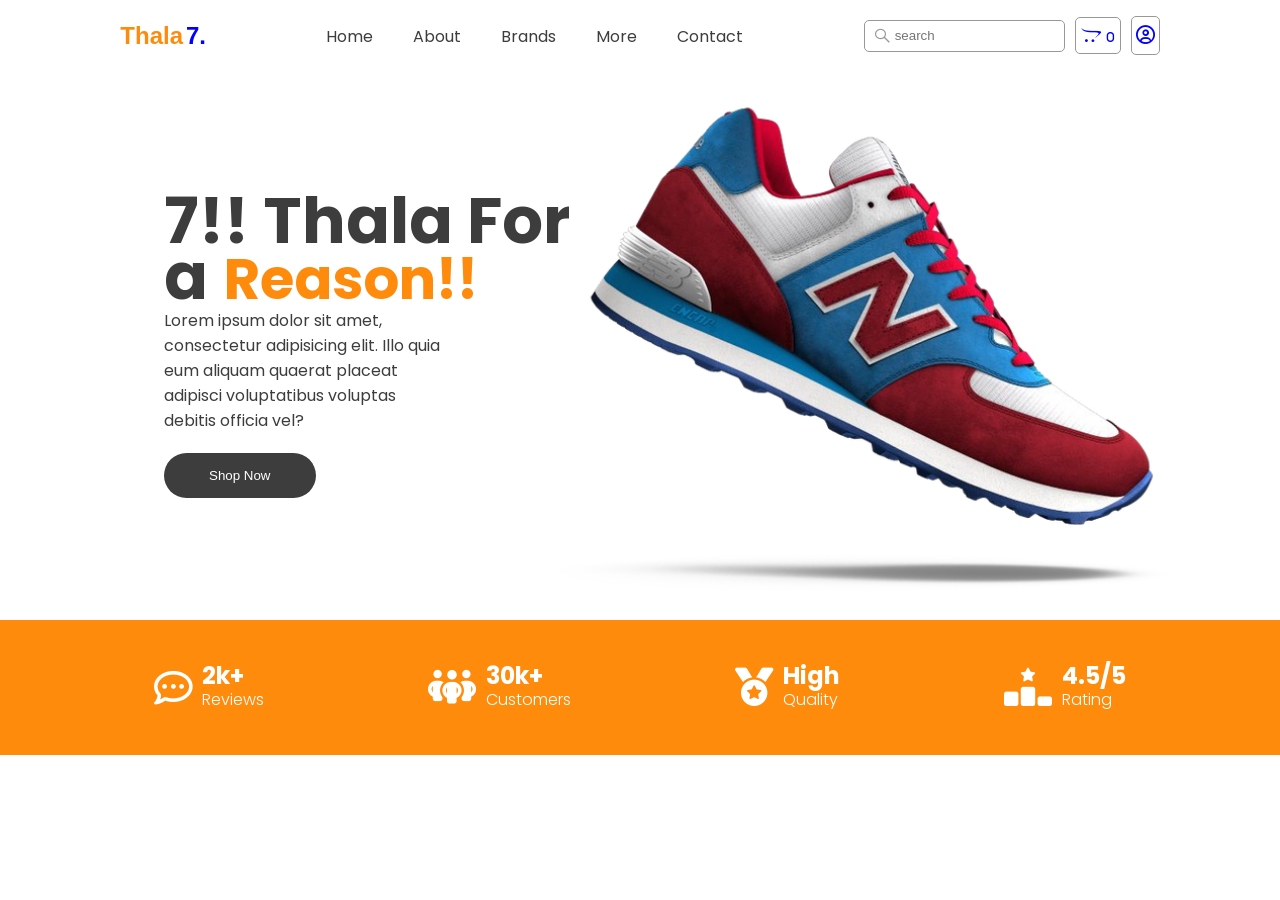
<file: index.html>
<!DOCTYPE html>
<html lang="en">
<head>
    <meta charset="UTF-8">
    <meta name="viewport" content="width=device-width, initial-scale=1.0">
    <title>Thala 7 Sneaker Store</title>
    <link rel="stylesheet" href="style.css">
    <link rel="stylesheet" href="https://cdnjs.cloudflare.com/ajax/libs/font-awesome/6.7.2/css/all.min.css">
    <link rel="preconnect" href="https://fonts.googleapis.com">
<link rel="preconnect" href="https://fonts.gstatic.com" crossorigin>
<link href="https://fonts.googleapis.com/css2?family=Poppins:ital,wght@0,100;0,200;0,300;0,400;0,500;0,600;0,700;0,800;0,900;1,100;1,200;1,300;1,400;1,500;1,600;1,700;1,800;1,900&display=swap" rel="stylesheet">
</head>
<body>
    <header class="header">
        <nav class="navbar">
            <div class="logo"><h2>Thala</h2><span>7.</span></div>
                <ul>
                    <li><a href="home">Home</a></li>
                    <li><a href="about">About</a></li>
                    <li><a href="brands">Brands</a></li>
                    <li><a href="more">More</a></li>
                    <li><a href="contact">Contact</a></li>
                </ul>
                <div class="navright">
                <div class="searchbar"> 
                    <i class="fa-brands fa-sistrix fa-sm"></i>
                    <input type="search" placeholder="search">
                </div>
                <div class="cart">
                    <i class="fa-brands fa-opencart"><span id="cart-item">0</span></i>
                </div>
                <div class="profile"><i class="fa-regular fa-circle-user"></i></div>
                </div>
        </nav>
    
    </header>

    <main>
        <section id="hero" class="hero">
            <div class="left">
                <h1>7!! Thala For <br> <span>a</span><span>Reason!!</span></h1>
                <p>Lorem ipsum dolor sit amet, consectetur adipisicing elit. Illo quia eum aliquam quaerat placeat adipisci voluptatibus voluptas debitis officia vel?</p>
                <button><a href="product.html">Shop Now</a></button>

            </div>
            <div class="right">
                <img src="Shoe img.png" alt="Shoe">
            </div>
        </section>
    </main>
    <section class="service">
        <div class="box">
            <i class="fa-jelly fa-regular fa-comment-dots fa-2xl"></i>
            <h4>2k+ <span>Reviews</span></h4>
        </div>
        <div class="box">
            <i class="fa-solid fa-people-group fa-2xl"></i>
            <h4>30k+ <span>Customers</span></h4>
        </div>
        <div class="box">
            <i class="fa-solid fa-medal fa-2xl"></i>
            <h4>High <span>Quality</span></h4>
        </div>
        <div class="box">
            <i class="fa-solid fa-ranking-star fa-2xl"></i>
            <h4>4.5/5 <span>Rating</span></h4>
        </div>
    </section>
</body>
</html>
</file>
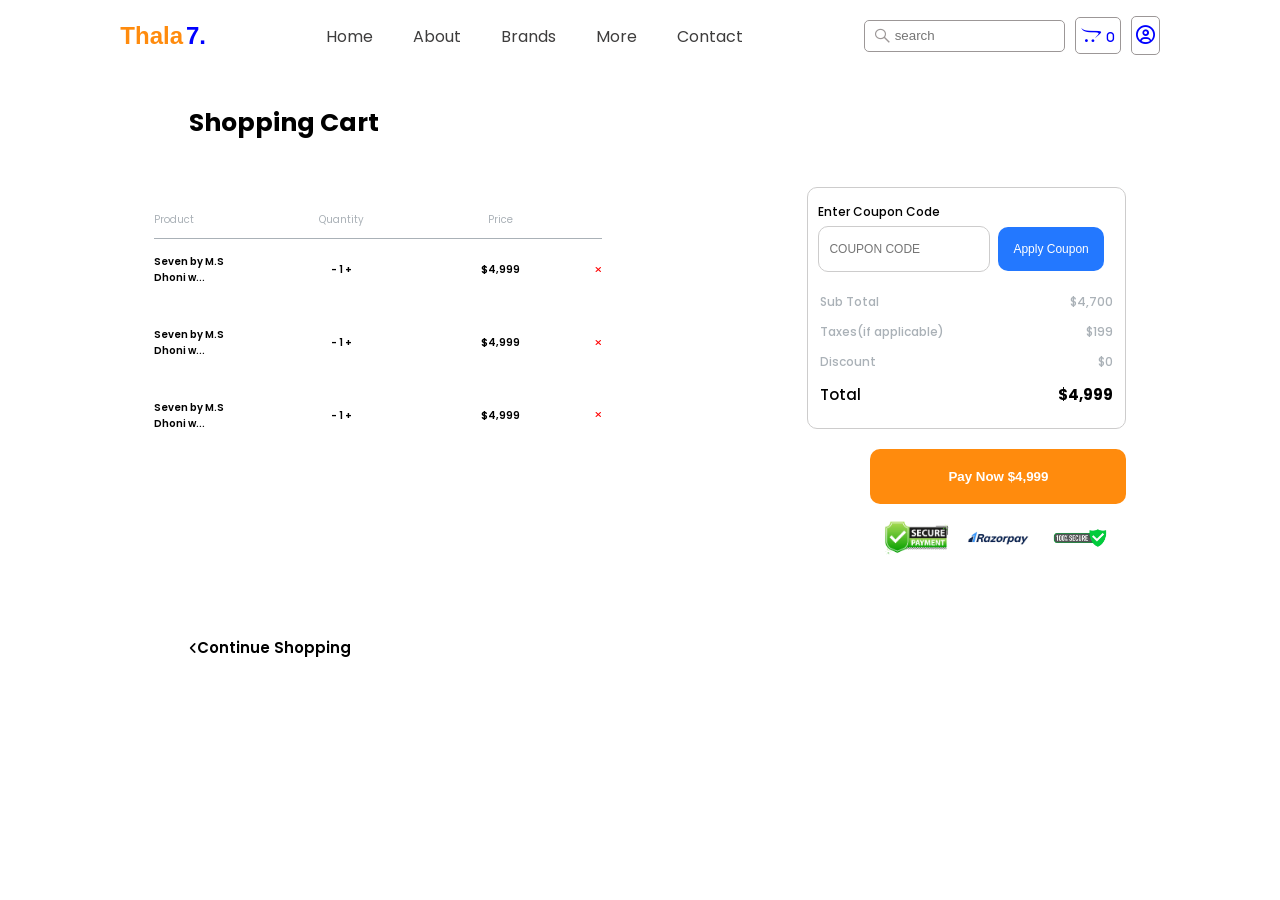
<file: cart.html>
<!DOCTYPE html>
<html lang="en">
<head>
    <meta charset="UTF-8">
    <meta name="viewport" content="width=device-width, initial-scale=1.0">
    <title>Thala 7 Sneaker Store</title>
    <link rel="stylesheet" href="cart.css">
    <link rel="stylesheet" href="https://cdnjs.cloudflare.com/ajax/libs/font-awesome/6.7.2/css/all.min.css">
    <link rel="preconnect" href="https://fonts.googleapis.com">
<link rel="preconnect" href="https://fonts.gstatic.com" crossorigin>
<link href="https://fonts.googleapis.com/css2?family=Poppins:ital,wght@0,100;0,200;0,300;0,400;0,500;0,600;0,700;0,800;0,900;1,100;1,200;1,300;1,400;1,500;1,600;1,700;1,800;1,900&display=swap" rel="stylesheet">
</head>
<body>
    <header class="header">
        <nav class="navbar">
            <div class="logo"><h2>Thala</h2><span>7.</span></div>
                <ul>
                    <li><a href="home">Home</a></li>
                    <li><a href="about">About</a></li>
                    <li><a href="brands">Brands</a></li>
                    <li><a href="more">More</a></li>
                    <li><a href="contact">Contact</a></li>
                </ul>
                <div class="navright">
                <div class="searchbar"> 
                    <i class="fa-brands fa-sistrix fa-sm"></i>
                    <input type="search" placeholder="search">
                </div>
                <div class="cart">
                    <i class="fa-brands fa-opencart"><span id="cart-item">0</span></i>
                </div>
                <div class="profile"><i class="fa-regular fa-circle-user"></i></div>
                </div>
        </nav>
    
    </header>

    <main>
        <div class="cart-heading"><h4>Shopping Cart</h4></div>
        <section class="Shopping-cart">
            <div class="cart-table">

                <div class="cart-table-head">
                    <table>
                        <thead>
                        <tr>
                            <th>Product</th>
                            <th>Quantity</th>
                            <th>Price</th>   
                            <th></th>                   
                        </tr> 
                        </thead>
                        <tbody>
                        <tr>
                            <td>Seven by M.S Dhoni w...</td>
                            <td>- 1 +</td>
                            <td>$4,999</td>
                             <td><i class="fa-solid fa-xmark fa-sm"></i></td>
                        </tr>

                        <tr>
                            <td>Seven by M.S Dhoni w...</td>
                            <td>- 1 +</td>
                            <td>$4,999</td>
                             <td><i class="fa-solid fa-xmark fa-sm"></i></td>
                        </tr>
                                                
                         <tr>
                            <td>Seven by M.S Dhoni w...</td>
                            <td>- 1 +</td>
                            <td>$4,999</td>
                             <td><i class="fa-solid fa-xmark fa-sm"></i></td>
                        </tr>
                        </tbody>
                    </table>
                    </div>
                     

                     <div class="payment">
                        <div class="coupon">
                            <h6>Enter Coupon Code </h6>
                            <input type="number" placeholder="COUPON CODE">
                            <button>Apply Coupon</button>

                            <table>
                                <tr>
                                    <td>Sub Total</td>
                                    <td>$4,700</td>
                                </tr>

                                <tr>                           
                                    <td>Taxes(if applicable)</td>
                                    <td>$199</td>
                                </tr> 

                                <tr>
                                    <td>Discount</td>
                                    <td>$0</td>
                                </tr>

                                <tfoot>
                                    <tr>
                                        <td>Total</td>
                                        <td>$4,999</td>
                                    </tr>
                                </tfoot>
                                
                            </table>
                        </div>

                        <div class="pay-now-btn">
                            <button> <a href="payment.html">Pay Now $4,999</a></button>
                            <div class="payment-icon">
                            <img src="Secure_pay.png" alt="Secure-pay">
                            <img src="Razorpay_.png" alt="Razorpay">
                            <img src="Secure_pay 2.png" alt="Secure-pay">       
                            </div>
                        </div>
                     </div>

            </div>
        </section>
         <div class="continue-shopping"><p><i class="fa-solid fa-angle-left fa-sm"></i>Continue Shopping</p></div>

    </main>




</body>
</html>
</file>
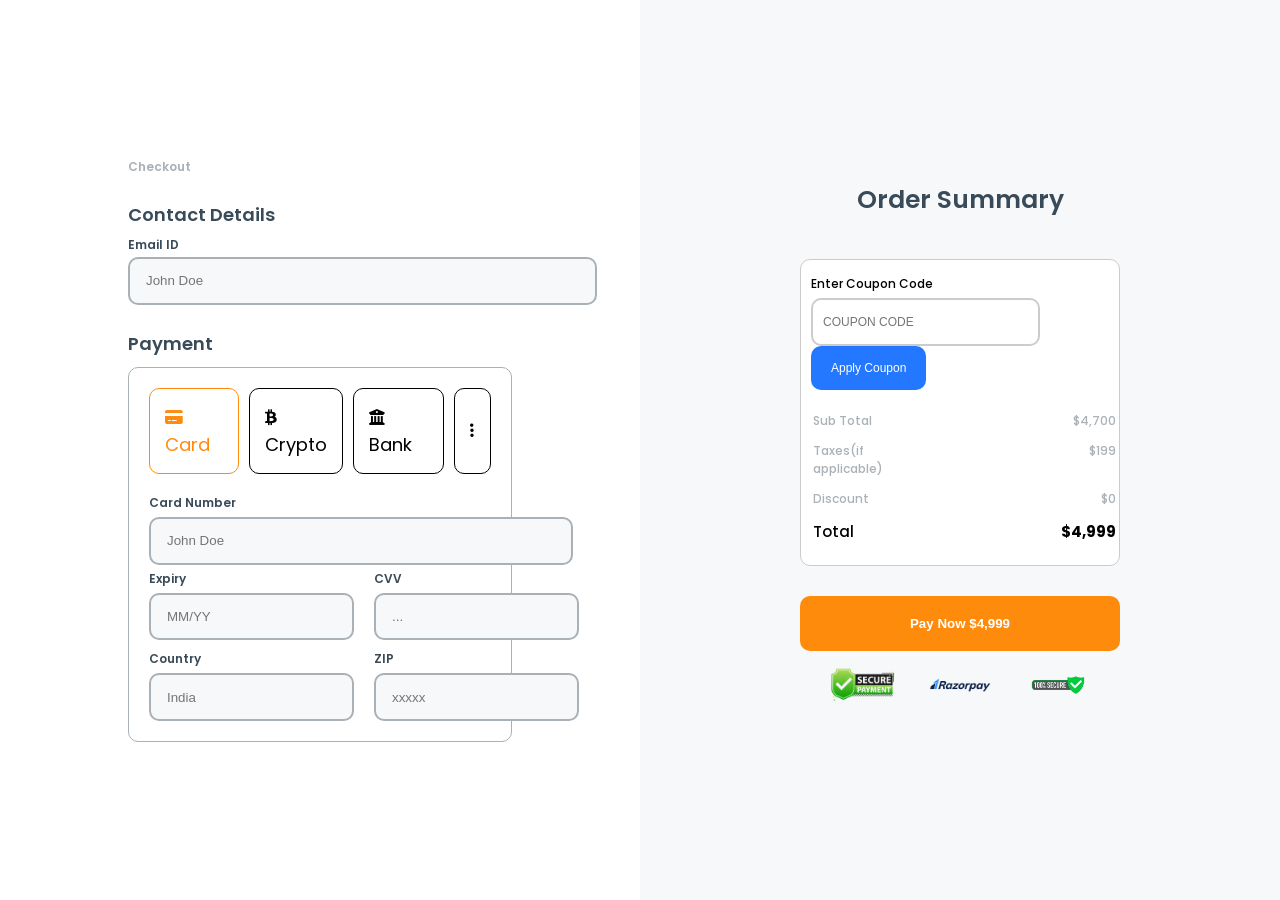
<file: payment.html>
<!DOCTYPE html>
<html lang="en">
<head>
    <meta charset="UTF-8">
    <meta name="viewport" content="width=device-width, initial-scale=1.0">
    <title>Thala 7 Sneaker Store</title>
    <link rel="stylesheet" href="payment.css">
    <link rel="stylesheet" href="https://cdnjs.cloudflare.com/ajax/libs/font-awesome/6.7.2/css/all.min.css">
    <link rel="preconnect" href="https://fonts.googleapis.com">
<link rel="preconnect" href="https://fonts.gstatic.com" crossorigin>
<link href="https://fonts.googleapis.com/css2?family=Poppins:ital,wght@0,100;0,200;0,300;0,400;0,500;0,600;0,700;0,800;0,900;1,100;1,200;1,300;1,400;1,500;1,600;1,700;1,800;1,900&display=swap" rel="stylesheet">
</head>
<body>
   <main>
    <section>
        <div class="payment-section">
            <div class="checkout">
                <div class="contact-details">
                    <p>Checkout</p>
                    <h6>Contact Details</h6>
                    <label for="email">Email ID</label>
                    <input type="email" id="email" placeholder="John Doe" required>
                </div>
                <div class="pay-details">
                    <h6>Payment</h6>
                    <div class="pay-info">
                        <div class="pay-option">
                            <div class="option"><i class="fa-solid fa-credit-card fa-sm"></i><p>Card</p></div>
                            <div class="option"><i class="fa-brands fa-btc fa-sm"></i><p>Crypto</p></div>
                            <div class="option"><i class="fa-solid fa-building-columns fa-sm"></i><p>Bank</p></div>
                            <div class="option"><i class="fa-solid fa-ellipsis-vertical fa-sm"></i></div>
                        </div>
                        <div class="card-details">
                            <div class="card-no">
                                <label for="card-number">Card Number</label>
                                <input type="number" id="card-number" placeholder="John Doe"required>
                            </div>
                            <div class="other-details">
                                <div class="input">
                                <label for="expiry">Expiry</label>
                                <input type="text" id="expiry" placeholder="MM/YY" required>
                                </div>
                                <div class="input">
                                <label for="cvv">CVV</label>
                                <input type="password" id="cvv" placeholder="..." required maxlength="3">
                                </div>
                                <div class="input">
                                <label for="country">Country</label>
                                <input type="text" id="country" placeholder="India" required>
                                </div>
                                <div class="input">
                                <label for="zip">ZIP</label>
                                <input type="text" id="zip" placeholder="xxxxx" required>
                                </div>
                            </div>
                        </div>


                    </div>
                </div>
                
            </div>

            <div class="payment">
                         <h4>Order Summary</h4>     
                        <div class="coupon">
                            <h6>Enter Coupon Code </h6>
                            <input type="number" placeholder="COUPON CODE">
                            <button>Apply Coupon</button>

                            <table>
                                <tr>
                                    <td>Sub Total</td>
                                    <td>$4,700</td>
                                </tr>

                                <tr>                           
                                    <td>Taxes(if applicable)</td>
                                    <td>$199</td>
                                </tr> 

                                <tr>
                                    <td>Discount</td>
                                    <td>$0</td>
                                </tr>

                                <tfoot>
                                    <tr>
                                        <td>Total</td>
                                        <td>$4,999</td>
                                    </tr>
                                </tfoot>
                                
                            </table>
                        </div>

                        <div class="pay-now-btn">
                            <button> <a href="payment.html">Pay Now $4,999</a></button>
                            <div class="payment-icon">
                            <img src="Secure_pay.png" alt="Secure-pay">
                            <img src="Razorpay_.png" alt="Razorpay">
                            <img src="Secure_pay 2.png" alt="Secure-pay">       
                            </div>
                        </div>
            </div>


        </div>
    </section>
   </main>


</body>
</html>
</file>
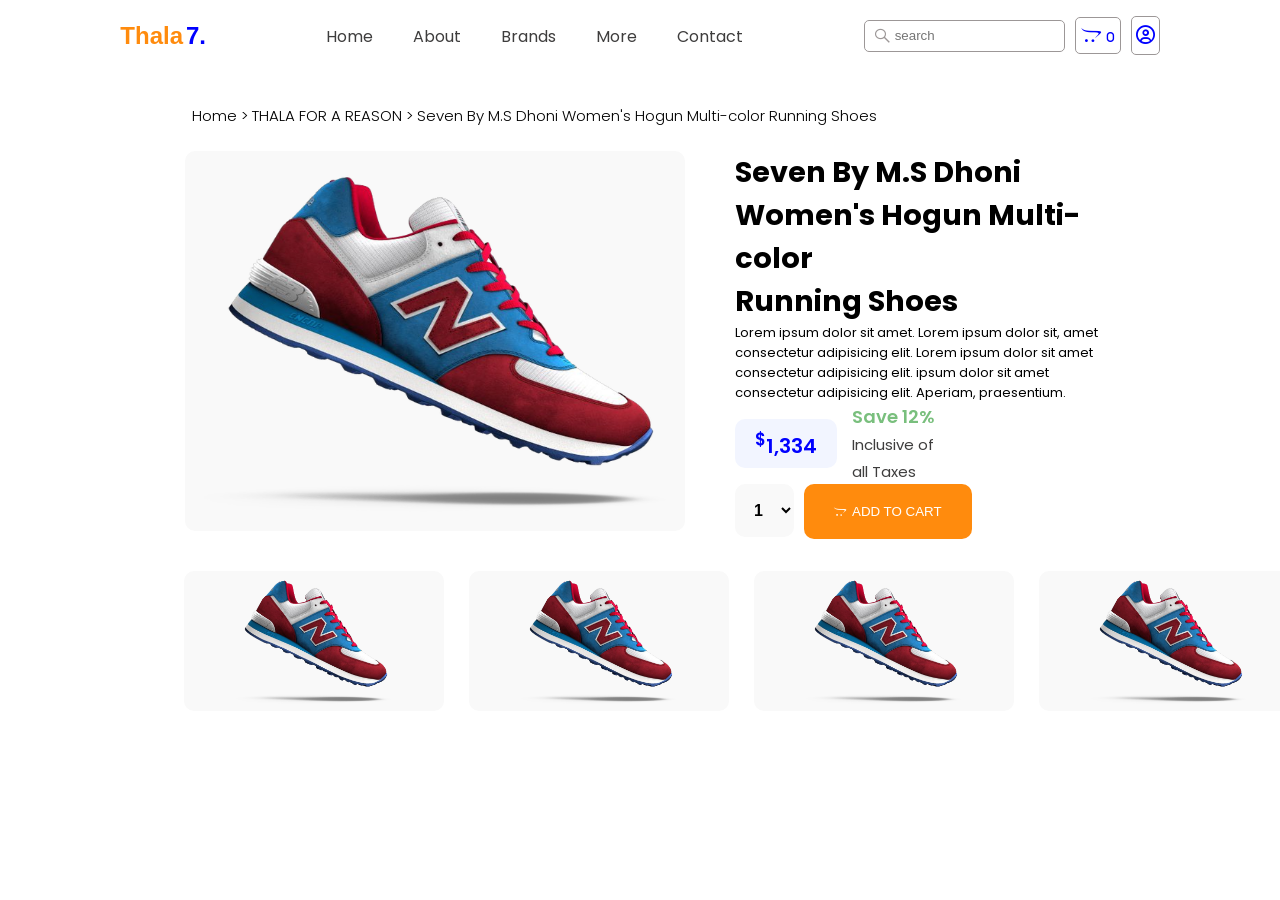
<file: product.html>
<!DOCTYPE html>
<html lang="en">
<head>
    <meta charset="UTF-8">
    <meta name="viewport" content="width=device-width, initial-scale=1.0">
    <title>Product Page</title>
    <link rel="stylesheet" href="product.css">
    <link rel="stylesheet" href="https://cdnjs.cloudflare.com/ajax/libs/font-awesome/6.7.2/css/all.min.css">
    <link rel="preconnect" href="https://fonts.googleapis.com">
<link rel="preconnect" href="https://fonts.gstatic.com" crossorigin>
<link href="https://fonts.googleapis.com/css2?family=Poppins:ital,wght@0,100;0,200;0,300;0,400;0,500;0,600;0,700;0,800;0,900;1,100;1,200;1,300;1,400;1,500;1,600;1,700;1,800;1,900&display=swap" rel="stylesheet">
</head>
<body>
    <header class="header">
        <nav class="navbar">
            <div class="logo"><h2>Thala</h2><span>7.</span></div>
                <ul>
                    <li><a href="home">Home</a></li>
                    <li><a href="about">About</a></li>
                    <li><a href="brands">Brands</a></li>
                    <li><a href="more">More</a></li>
                    <li><a href="contact">Contact</a></li>
                </ul>
                <div class="navright">
                <div class="searchbar"> 
                    <i class="fa-brands fa-sistrix fa-sm"></i>
                    <input type="search" placeholder="search">
                </div>
                <div class="cart">
                    <i class="fa-brands fa-opencart"><span id="cart-item">0</span></i>
                </div>
                <div class="profile"><i class="fa-regular fa-circle-user"></i></div>
                </div>
        </nav>

    </header>

    <main> 
        <div class="address"> <h6>Home > THALA FOR A REASON > Seven By M.S Dhoni Women's Hogun Multi-color Running Shoes</h6></div>
        <section class="product">
        <div class="product-img">
            <img src="Shoe img.png" alt="Product"></div>

        <div class="product-details">
            <div class="description">
            <h2>Seven By M.S Dhoni<br> Women's Hogun Multi-color<br> Running Shoes</h2>
            <p>Lorem ipsum dolor sit amet. Lorem ipsum dolor sit, amet consectetur adipisicing elit. Lorem ipsum dolor sit amet consectetur adipisicing elit.  ipsum dolor sit amet consectetur adipisicing elit. Aperiam, praesentium.</p>
            </div>

            <div class="product-price">
               <div class="price"><p><sup>$</sup>1,334</p>
                <p>Save 12% <br><Span>Inclusive of all Taxes</Span></p>
                </div>
            </div>

            <div class="product-cart">
                <Select name="quantity" class="quantity">
                    <option value="1">1</option>
                    <option value="2">2</option>
                    <option value="3">3</option>
                </Select>
                <button class="add-cart"> <i class="fa-brands fa-opencart fa-xs"></i><a href="cart.html">ADD TO CART</a></button>
            </div>

        </div>
        </section>

          <div class="product-gallery">
             <img src="Shoe img.png" alt="Shoes">
             <img src="Shoe img.png" alt="Shoes">
             <img src="Shoe img.png" alt="Shoes">
             <img src="Shoe img.png" alt="Shoes">
             <img src="Shoe img.png" alt="Shoes">
             <img src="Shoe img.png" alt="Shoes">
             <img src="Shoe img.png" alt="Shoes">
             <img src="Shoe img.png" alt="Shoes">
             <img src="Shoe img.png" alt="Shoes">
             <img src="Shoe img.png" alt="Shoes">
        </div>

    </main>
</body>
</html>
</file>
<file: style.css>
*{
    margin: 0;
    padding: 0;
    box-sizing: border-box;
}
:root{
    --Primarycolor:#FF8B0D;
    --seconderycolor:blue;
    --textcolor:rgb(62, 61, 61);
    --backgroundcolor:#F9F9F9;
}
body{
     font-family: "Poppins";
     font-size: 1.2rem;
     overflow: auto;
}
.header{
    color: aliceblue;
    padding: 1rem 0;
    position: fixed;
    top: 0;
    left: 0;
    width: 100vw;
    z-index: 1000;
}
.navbar{
    display: flex;
    justify-content: space-evenly;
    align-items: center;
}
.navright{
    display: flex;
    align-items: center;
    justify-content: space-between;
    gap: 10px;
}
.logo{
    display: flex;
    align-items: center;
    font-family: Arial, Helvetica, sans-serif;
    font-weight: bolder;
    gap: 3px;
    
}
.logo h2{
    color: var(--Primarycolor);
    font-size: 1.5rem;
}
.logo span{
    color: var(--seconderycolor);
    font-size: 1.5rem;

}
.navbar ul{
    display: flex;
    gap: 40px;
    list-style: none;
}
.navbar ul a{
    text-decoration: none;
    color:var(--textcolor);
    font-size: 1rem;
}
.searchbar input{
    border: none;
    height: 30px;
    background:none; 
    color: var(--Primarycolor);
}
.searchbar input:focus{
    outline: none;
}

.searchbar .fa-brands{
    color:rgb(156, 151, 151);
}
.searchbar{
    display: flex;
    gap: 5px;
    align-items: center;
    border: 1px solid rgb(156, 151, 151);
    border-radius: 5px;
    background: none;
    padding-left: 10px;
}
.cart{
    color: var(--seconderycolor);
    border: 1px solid  rgb(156, 151, 151);
    border-radius: 5px;
    font-size: 1rem;
    padding: 5px;

}
.cart span{
    font-size:.7rem ;
    padding-left: 5px;
}
.profile{
    color: var(--seconderycolor);
    border:1px solid  rgb(156, 151, 151);
    padding: 4px;
    border-radius: 5px;
}
.hero{
    margin-top: 70px;
    display: flex;
    justify-content: center;
    text-align: center;
}
.left{
    width: 45vw;
    display: flex;
    flex-direction: column;
    align-items:start;
    justify-content: center;
    padding-left: 100px;
    
}
.right{
    width: 45vw;
    display: flex;   
    justify-content: center; 
    padding-right: 10vw;  
}
.right img{
    height: 550px;

    
}
.left h1 span:nth-child(3){
    color: var(--Primarycolor) ;
    margin-left: 1rem;
    font-size: 3.5rem;
    
}
.left h1{
    font-size: 4rem;
    text-align: left;
    color: var(--textcolor);
    line-height: 3.5rem;

}
.left p{
    font-size: 1rem;
    text-align: left;
    padding-right: 15vw;
    color: var(--textcolor);
}
.left button{
    padding: 15px 45px;
    border-radius: 25px;
    background-color: var(--textcolor);
    margin-top: 20px;
    border: none;
}
.left button a{
    text-decoration: none;
    color: white;
 }
.service{
    display: flex;
    justify-content: space-between;
    align-items: center;
    padding: 0 12vw;
    height: 15vh;
    background-color:var(--Primarycolor);
    color: white;
}
.service .box{
    display: flex;
    align-items: center;
    gap: 10px;
    line-height: 1.5rem;
}
.box span{
    display: block;
    font-weight:300;
    font-size: 1rem;
}
.box h4{
    font-size: 1.5rem;
    font-weight: 700;
}
</file>
<file: cart.css>
*{
    margin: 0;
    padding: 0;
    box-sizing: border-box;
}
:root{
    --Primarycolor:#FF8B0D;
    --seconderycolor:blue;
    --textcolor:rgb(62, 61, 61);
    --backgroundcolor:#F9F9F9;
}
body{
     font-family: "Poppins";
     font-size: 1.2rem;
     overflow: auto;
}
.header{
    color: aliceblue;
    padding: 1rem 0;
    position: fixed;
    top: 0;
    left: 0;
    width: 100vw;
    z-index: 1000;
}
.navbar{
    display: flex;
    justify-content: space-evenly;
    align-items: center;
}
.navright{
    display: flex;
    align-items: center;
    justify-content: space-between;
    gap: 10px;
}
.logo{
    display: flex;
    align-items: center;
    font-family: Arial, Helvetica, sans-serif;
    font-weight: bolder;
    gap: 3px;
    
}
.logo h2{
    color: var(--Primarycolor);
    font-size: 1.5rem;
}
.logo span{
    color: var(--seconderycolor);
    font-size: 1.5rem;

}
.navbar ul{
    display: flex;
    gap: 40px;
    list-style: none;
}
.navbar ul a{
    text-decoration: none;
    color:var(--textcolor);
    font-size: 1rem;
}
.searchbar input{
    border: none;
    height: 30px;
    background:none; 
    color: var(--Primarycolor);
}
.searchbar input:focus{
    outline: none;
}

.searchbar .fa-brands{
    color:rgb(156, 151, 151);
}
.searchbar{
    display: flex;
    gap: 5px;
    align-items: center;
    border: 1px solid rgb(156, 151, 151);
    border-radius: 5px;
    background: none;
    padding-left: 10px;
}
.cart{
    color: var(--seconderycolor);
    border: 1px solid  rgb(156, 151, 151);
    border-radius: 5px;
    font-size: 1rem;
    padding: 5px;

}
.cart span{
    font-size:.7rem ;
    padding-left: 5px;
}
.profile{
    color: var(--seconderycolor);
    border:1px solid  rgb(156, 151, 151);
    padding: 4px;
    border-radius: 5px;
}
.cart-heading h4{
    margin-top: 6.5rem;
    padding: 0 0 0 11.8rem;
    font-size: 25px;   
}
.cart-table{
    display: flex;
    justify-content: center;
    margin-top: 5vh;
    width: 100vw;
}
.cart-table-head{
    width: 38vw;
    justify-content: start;
}
.cart-table-head table {
    font-size: 12px; 
    width: 35vw;
    height: 30vh;
    border-collapse: collapse;
}  
.cart-table-head  thead th{
    font-weight:400;
    font-size: 10px;   
    border-bottom:1px solid #AAB1B7;
    padding: 25px 0 10px 0;
    color: #AAB1B7;
}
.cart-table-head thead th:nth-child(1){
    text-align: left;
    width: 8vw;
}
.cart-table-head td{
    font-size: 10px;
    font-weight: 600;
    padding: 0 0 10px 0;  
    text-align: center;
}
.cart-table-head table td:nth-child(1){
    text-align: start ;
}
.cart-table-head table td:nth-child(4){
    text-align: end;
}
.cart-table-head table .fa-solid{
    color: red;
}
.payment{
    width: 38vw;
    display: flex;
    flex-direction: column;
    font-size: 12px;
    gap: 20px;   
    align-items: end;
}
.coupon{
    border: 1px solid rgb(205, 204, 204);
    padding: 10px;
    border-radius: 10px;
}
.coupon h6{
    font-size: 12px;
    font-weight: 500;
    padding: 5px 0 5px 0;
}
 .coupon input{
    padding: 15px 10px;
    border-radius: 10px;
    border: 1px solid rgb(205, 204, 204); 
    font-size: 12px;
    margin-right: 5px;
}
.coupon button{
    padding: 15px;
    border-radius: 10px;
    border:none;
    background-color: #2378FF;
    color: white;
    margin-bottom: 20px;
    font-size: 12px;
}
 .coupon td{
    color:#AAB1B7;
    font-weight: 500;
    padding-bottom: 10px;
}
.coupon td:nth-child(2){
    padding-left: 7rem;
    display: flex;
    justify-content: end;   
}
 .coupon tfoot td{
    color: black;
    font-size: 15px;
    font-weight: 700;
}
 .coupon tfoot td:nth-child(1){
    color: black;
    font-size: 15px;
    font-weight: 500;
}
.coupon .pay-now-btn{
    display:flex;
    flex-direction: column; 
     
}
 .pay-now-btn button{
    background-color: var(--Primarycolor);
    border: none;
    border-radius: 10px;
    padding: 20px 20px;
    width: 20vw;
}
.pay-now-btn .payment-icon img{
    width: 70px;
    object-fit:contain;

}
.pay-now-btn .payment-icon{
    display: flex;
    justify-content: space-evenly;
    padding: 5px 0;
}
.pay-now-btn a{
    text-decoration: none;
    color: white;
    font-weight: 700;
}

.continue-shopping{
    font-size: 15px;
    font-weight: 600;
    padding: 0 0 0 11.8rem;
    margin-top: 4rem;

}
</file>
<file: payment.css>
*{
    margin: 0;
    padding: 0;
    box-sizing: border-box;
}
:root{
    --Primarycolor:#FF8B0D;
    --seconderycolor:blue;
    --textcolor:rgb(62, 61, 61);
    --backgroundcolor:#F9F9F9;
}
body{
     font-family: "Poppins";
     font-size: 1.2rem;
     overflow: auto;
}
.payment-section{
    width: 100vw;
    height: 100vh;
    display: flex;
    justify-content: center;
}
.checkout{
    width: 50vw;
    display: flex;
    flex-direction: column;
    justify-content: center;
    padding: 40px;
    align-items: center;
}
.contact-details{
    width: 30vw;
}
.contact-details p{
    font-size: 12px;
    font-weight: 600;
    color:#A9B1B6;
    padding-bottom: 25px;
}
.contact-details h6{
    font-size: 18px;
    font-weight: 600;
    color: #394B58;
}
.contact-details label{
    font-size: 12px;
    font-weight: 600;
    color: #394B58;
}
.contact-details input{
    display: block;
    padding: .9rem 17.5rem .9rem 1rem;
    background-color: #F6F8F9;
    border-radius: 10px;
    border: 2px solid #A9B1B6;
    margin-bottom: 25px;
}
.pay-details{
    width: 30vw;
}
.pay-details h6{
    font-size: 18px;
    font-weight: 600;
    color: #394B58;
}
.pay-info{
    border: 1px solid #A9B1B6;
    border-radius: 10px;
    padding: 10px;
    margin-top: 10px;
}
.pay-option{
    display: flex;
    gap: 10px;
    padding: 10px;
}
.pay-option .option:nth-child(4){
    width: 3vw;
    display: flex;
    align-items: center;
    justify-content: center;
}
.pay-option .option:nth-child(1){
    border-color: var(--Primarycolor);
    color: var(--Primarycolor);
}
.option{
    border: 1px solid black;
    width: 8vw;
    border-radius: 10px;
    padding: 15px;
    font-size: 18px;
}
.card-details{
    padding: 10px;
}
.card-details label{
    font-size: 12px;
    font-weight: 600;
    color: #394B58;
    display: block;
    margin-bottom: 5px;
}
.card-no input{
    display: block;
    padding: .9rem 14.7rem .9rem 1rem;
    background-color: #F6F8F9;
    border-radius: 10px;
    border: 2px solid #A9B1B6;
    margin-bottom:5px ;
}
.other-details{
    display: grid;
    grid-template-columns: 1fr 1fr;
    gap: 10px 20px;

}
.input input{
    padding: .9rem 1rem .9rem 1rem;
    background-color: #F6F8F9;
    border-radius: 10px;
    border: 2px solid #A9B1B6;
}














.payment{
    width: 50vw;
    display: flex;
    flex-direction: column;
    font-size: 12px;
    gap: 30px;   
    align-items: center;
    justify-content: center;
    background-color: #F6F8F9;
}
.payment h4{
    font-size: 25px;
    font-weight: 600;
    padding-bottom: 10px;
    color: #394B58;
}
.coupon{
    width: 25vw;
    background-color: white;
    border: 1px solid rgb(205, 204, 204);
    padding: 10px;
    border-radius: 10px;
}
.coupon h6{
    font-size: 12px;
    font-weight: 500;
    padding: 5px 0 5px 0;
}
 .coupon input{
    padding: 15px 65px 15px 10px;
    border-radius: 10px;
    border: 2px solid rgb(205, 204, 204); 
    font-size: 12px;
    margin-right: 5px;
}
.coupon button{
    padding: 15px 20px;
    border-radius: 10px;
    border:none;
    background-color: #2378FF;
    color: white;
    margin-bottom: 20px;
    font-size: 12px;
}
 .coupon td{
    color:#AAB1B7;
    font-weight: 500;
    padding-bottom: 10px;
}
.coupon td:nth-child(2){
    padding-left: 11rem;
    display: flex;
    justify-content: end;  
   
}
 .coupon tfoot td{
    color: black;
    font-size: 15px;
    font-weight: 700;
}
 .coupon tfoot td:nth-child(1){
    color: black;
    font-size: 15px;
    font-weight: 500;
}
.coupon .pay-now-btn{
    display:flex;
    flex-direction: column; 
     
}
 .pay-now-btn button{
    background-color: var(--Primarycolor);
    border: none;
    border-radius: 10px;
    padding: 20px 20px;
    width: 25vw;
}
.pay-now-btn .payment-icon img{
    width: 70px;
    object-fit:contain;

}
.pay-now-btn .payment-icon{
    display: flex;
    justify-content: space-evenly;
    padding: 5px 0;
}
.pay-now-btn a{
    text-decoration: none;
    color: white;
    font-weight: 700;
}
</file>
<file: product.css>
*{
    margin: 0;
    padding: 0;
    box-sizing: border-box;
}
:root{
    --Primarycolor:#FF8B0D;
    --seconderycolor:blue;
    --textcolor:rgb(62, 61, 61);
    --backgroundcolor:#F9F9F9;
}
body{
     font-family: "Poppins";
     font-size: 1.2rem;
     overflow: auto;
}
.header{
    color: aliceblue;
    padding: 1rem 0;
    position: fixed;
    top: 0;
    left: 0;
    width: 100vw;
    z-index: 1000;
}
.navbar{
    display: flex;
    justify-content: space-evenly;
    align-items: center;
}
.navright{
    display: flex;
    align-items: center;
    justify-content: space-between;
    gap: 10px;
}
.logo{
    display: flex;
    align-items: center;
    font-family: Arial, Helvetica, sans-serif;
    font-weight: bolder;
    gap: 3px;
    
}
.logo h2{
    color: var(--Primarycolor);
    font-size: 1.5rem;
}
.logo span{
    color: var(--seconderycolor);
    font-size: 1.5rem;

}
.navbar ul{
    display: flex;
    gap: 40px;
    list-style: none;
}
.navbar ul a{
    text-decoration: none;
    color:var(--textcolor);
    font-size: 1rem;
}
.searchbar input{
    border: none;
    height: 30px;
    background:none; 
    color: var(--Primarycolor);
}
.searchbar input:focus{
    outline: none;
}

.searchbar .fa-brands{
    color:rgb(156, 151, 151);
}
.searchbar{
    display: flex;
    gap: 5px;
    align-items: center;
    border: 1px solid rgb(156, 151, 151);
    border-radius: 5px;
    background: none;
    padding-left: 10px;
}
.cart{
    color: var(--seconderycolor);
    border: 1px solid  rgb(156, 151, 151);
    border-radius: 5px;
    font-size: 1rem;
    padding: 5px;

}
.cart span{
    font-size:.7rem ;
    padding-left: 5px;
}
.profile{
    color: var(--seconderycolor);
    border:1px solid  rgb(156, 151, 151);
    padding: 4px;
    border-radius: 5px;
}
.product{
    display:flex;
    padding: 0 8rem 2rem 10rem;
    gap: 50px;
    
}
.address h6{
     margin-top: 6.5rem;
     padding:0 0 1.5rem 12rem;
     font-size: 15px;
    font-weight: 300;
}
.product-img{
    justify-content: left;
    display: flex;
    padding-left: 25px;
}
.product-img img{ 
    height: 380px;
    width: 500px;
    background-color: var(--backgroundcolor);
    border-radius: 10px;
}
.product-details{
    display: grid;
    justify-content: space-evenly;
}
.description p{
    font-size: 13px;
    padding-right: 2vw;
}
.product-price{
    display: grid;
    grid-template-columns: 1fr 1fr;
    height: fit-content;

}
.price{
    display: flex;
    align-items: center;
    gap: 15px;
}
 .price p:nth-child(1){
    background-color: #F2F5FF;
    padding: 8px 20px;
    font-size: 20px;
    font-weight:600;
    color: var(--seconderycolor);
    border-radius: 10px;
}
.price p:nth-child(2){
    color: #79BF7D;
    font-size: 18px;
    font-weight:600;
}
.price p:nth-child(2) span{
    color: var(--textcolor);
    font-size: 15px;
    font-weight:400;
}
.product-cart .quantity{
    padding:17px 15px;
    background-color: var(--backgroundcolor);
    border: none;
    border-radius: 10px;
    font-size: 16px;
    font-weight: 700;
    margin-right: 5px;
}
.product-cart .add-cart{
    padding: 20px 30px;
    border: none;
    border-radius: 10px;
    background-color: var(--Primarycolor);
    color: white;
}
.product-cart .add-cart a{
    color: white;
    text-decoration: none;
}
.product-cart .add-cart .fa-brands{
    padding-right: 5px;

}
.product-gallery{
    display: flex;
    overflow-x: auto;
    overflow-y: hidden;
    gap: 25px;
    padding-left: 11.5rem;
    width: 100vw;
}

.product-gallery img{
    width: 260px;
    height: 140px;
    flex-shrink: 0; 
    object-fit: contain;
    background-color: var(--backgroundcolor);
    border-radius: 10px;
}
.product-gallery::-webkit-scrollbar{
    display: none;
}
</file>
